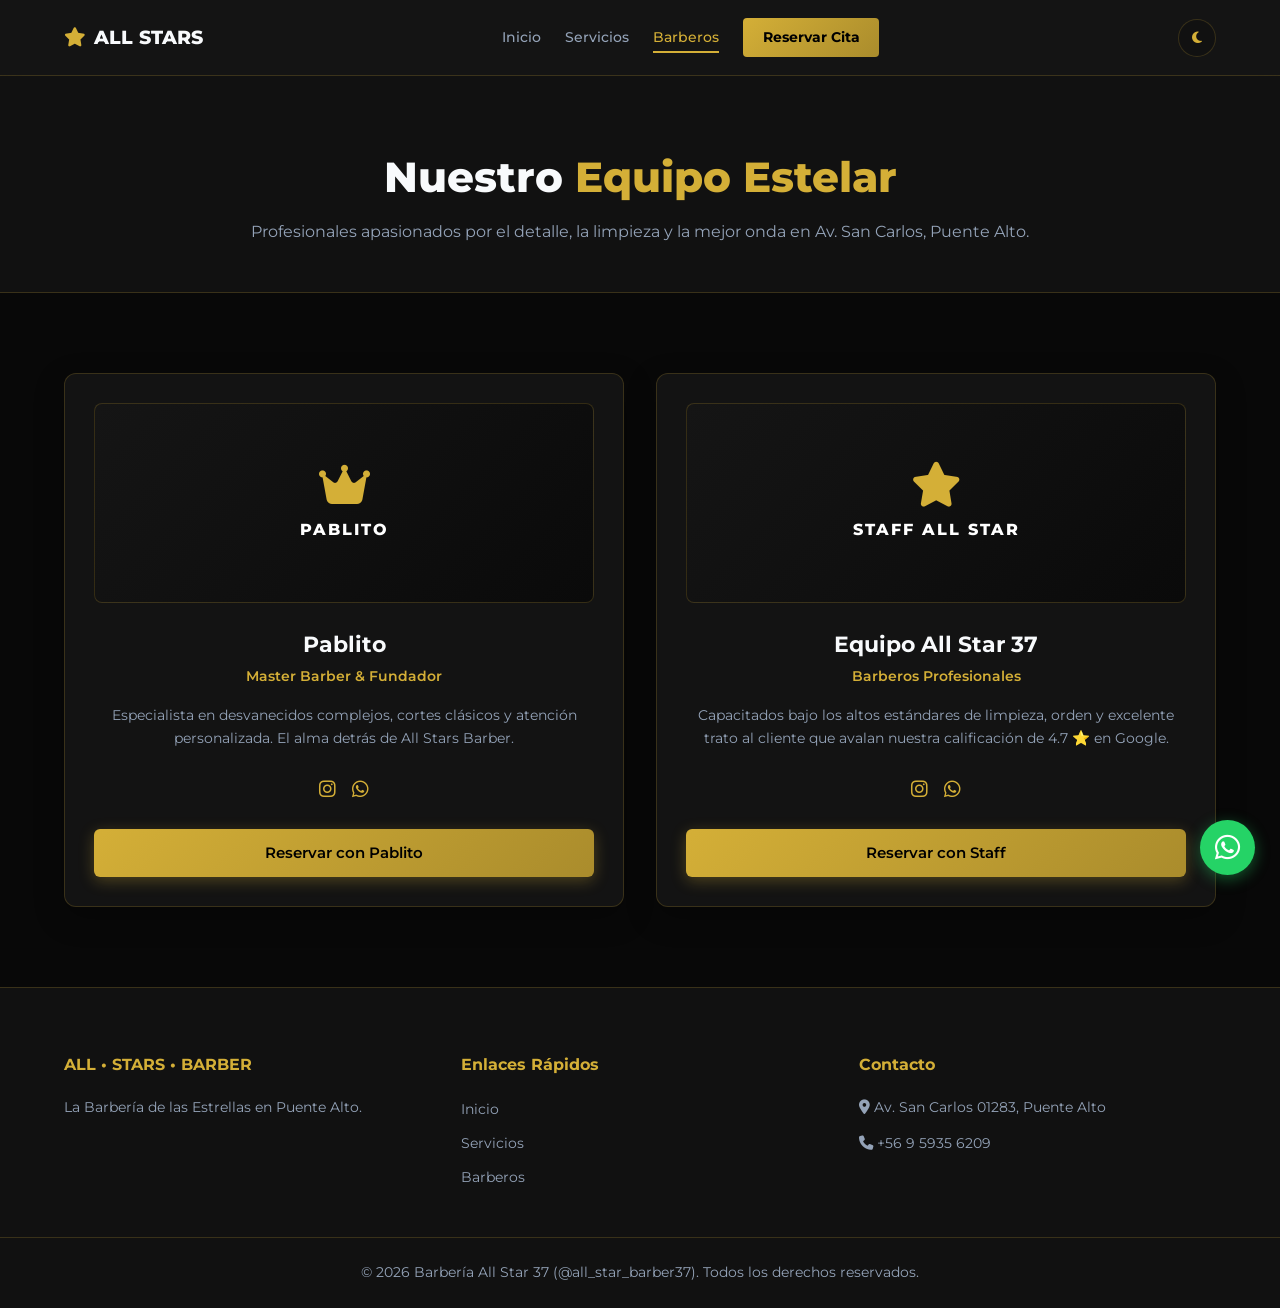
<file: barberos.html>
<!DOCTYPE html>
<html lang="es" class="dark">
<head>
    <meta charset="UTF-8">
    <meta name="viewport" content="width=device-width, initial-scale=1.0">
    <title>Barberos | All Stars Barber</title>
    <link href="https://fonts.googleapis.com/css2?family=Montserrat:wght@300;400;500;600;700;800;900&display=swap" rel="stylesheet">
    <link rel="stylesheet" href="https://cdnjs.cloudflare.com/ajax/libs/font-awesome/6.4.0/css/all.min.css">
    <link rel="stylesheet" href="style.css">
</head>
<body>

    <!-- Navegación Principal -->
    <header class="navbar">
        <div class="nav-container">
            <a href="index.html" class="logo">
                <i class="fa-solid fa-star"></i> <span>ALL STARS</span>
            </a>
            <nav class="nav-menu">
                <a href="index.html">Inicio</a>
                <a href="servicios.html">Servicios</a>
                <a href="barberos.html" class="active">Barberos</a>
                <a href="index.html#reserva-section" class="btn-nav-reserva ripple">Reservar Cita</a>
            </nav>
            <div class="nav-actions">
                <button id="theme-toggle" aria-label="Cambiar tema"><i class="fa-solid fa-moon"></i></button>
                <button class="hamburger" id="hamburger" aria-label="Menú"><i class="fa-solid fa-bars"></i></button>
            </div>
        </div>
    </header>

    <!-- Menú Móvil -->
    <div class="mobile-menu" id="mobileMenu">
        <a href="index.html">Inicio</a>
        <a href="servicios.html">Servicios</a>
        <a href="barberos.html">Barberos</a>
        <a href="index.html#reserva-section">Reservar Cita</a>
    </div>

    <!-- Header de Página -->
    <section class="page-header">
        <div class="container fade-in">
            <h1>Nuestro <span class="gold-text">Equipo Estelar</span></h1>
            <p>Profesionales apasionados por el detalle, la limpieza y la mejor onda en Av. San Carlos, Puente Alto.</p>
        </div>
    </section>

    <!-- Sección Barberos -->
    <section class="barbers-section">
        <div class="container">
            <div class="barbers-grid">
                <!-- Barbero Pablito -->
                <div class="barber-card glass-card tilt-card fade-in">
                    <div class="barber-img-placeholder">
                        <i class="fa-solid fa-crown gold-icon"></i>
                        <span>PABLITO</span>
                    </div>
                    <div class="barber-info">
                        <h3>Pablito</h3>
                        <span class="role">Master Barber & Fundador</span>
                        <p>Especialista en desvanecidos complejos, cortes clásicos y atención personalizada. El alma detrás de All Stars Barber.</p>
                        <div class="barber-social">
                            <a href="https://instagram.com/all_star_barber37" target="_blank" rel="noopener noreferrer"><i class="fa-brands fa-instagram"></i></a>
                            <a href="https://wa.me/56959356209?text=Hola%20Pablito,%20quiero%20reservar%20contigo" target="_blank" rel="noopener noreferrer"><i class="fa-brands fa-whatsapp"></i></a>
                        </div>
                        <a href="index.html#reserva-section" class="btn btn-gold ripple" style="margin-top: 1.5rem; display: block; text-align: center;">Reservar con Pablito</a>
                    </div>
                </div>

                <!-- Equipo de Apoyo -->
                <div class="barber-card glass-card tilt-card fade-in">
                    <div class="barber-img-placeholder">
                        <i class="fa-solid fa-star gold-icon"></i>
                        <span>STAFF ALL STAR</span>
                    </div>
                    <div class="barber-info">
                        <h3>Equipo All Star 37</h3>
                        <span class="role">Barberos Profesionales</span>
                        <p>Capacitados bajo los altos estándares de limpieza, orden y excelente trato al cliente que avalan nuestra calificación de 4.7 ⭐ en Google.</p>
                        <div class="barber-social">
                            <a href="https://instagram.com/all_star_barber37" target="_blank" rel="noopener noreferrer"><i class="fa-brands fa-instagram"></i></a>
                            <a href="https://wa.me/56959356209" target="_blank" rel="noopener noreferrer"><i class="fa-brands fa-whatsapp"></i></a>
                        </div>
                        <a href="index.html#reserva-section" class="btn btn-gold ripple" style="margin-top: 1.5rem; display: block; text-align: center;">Reservar con Staff</a>
                    </div>
                </div>
            </div>
        </div>
    </section>

    <!-- Botón Flotante WhatsApp -->
    <a href="https://wa.me/56959356209?text=Hola%20Pablito,%20quiero%20consultar%20por%20los%20barberos" class="whatsapp-float ripple" target="_blank" rel="noopener noreferrer" aria-label="Chat de WhatsApp">
        <i class="fa-brands fa-whatsapp"></i>
    </a>

    <!-- Footer -->
    <footer>
        <div class="container footer-content">
            <div class="footer-col">
                <h3>ALL • STARS • BARBER</h3>
                <p>La Barbería de las Estrellas en Puente Alto.</p>
            </div>
            <div class="footer-col">
                <h4>Enlaces Rápidos</h4>
                <ul>
                    <li><a href="index.html">Inicio</a></li>
                    <li><a href="servicios.html">Servicios</a></li>
                    <li><a href="barberos.html">Barberos</a></li>
                </ul>
            </div>
            <div class="footer-col">
                <h4>Contacto</h4>
                <p><i class="fa-solid fa-location-dot"></i> Av. San Carlos 01283, Puente Alto</p>
                <p><i class="fa-solid fa-phone"></i> +56 9 5935 6209</p>
            </div>
        </div>
        <div class="footer-bottom">
            <p>&copy; 2026 Barbería All Star 37 (@all_star_barber37). Todos los derechos reservados.</p>
        </div>
    </footer>

    <script src="script.js"></script>
</body>
</html>
</file>
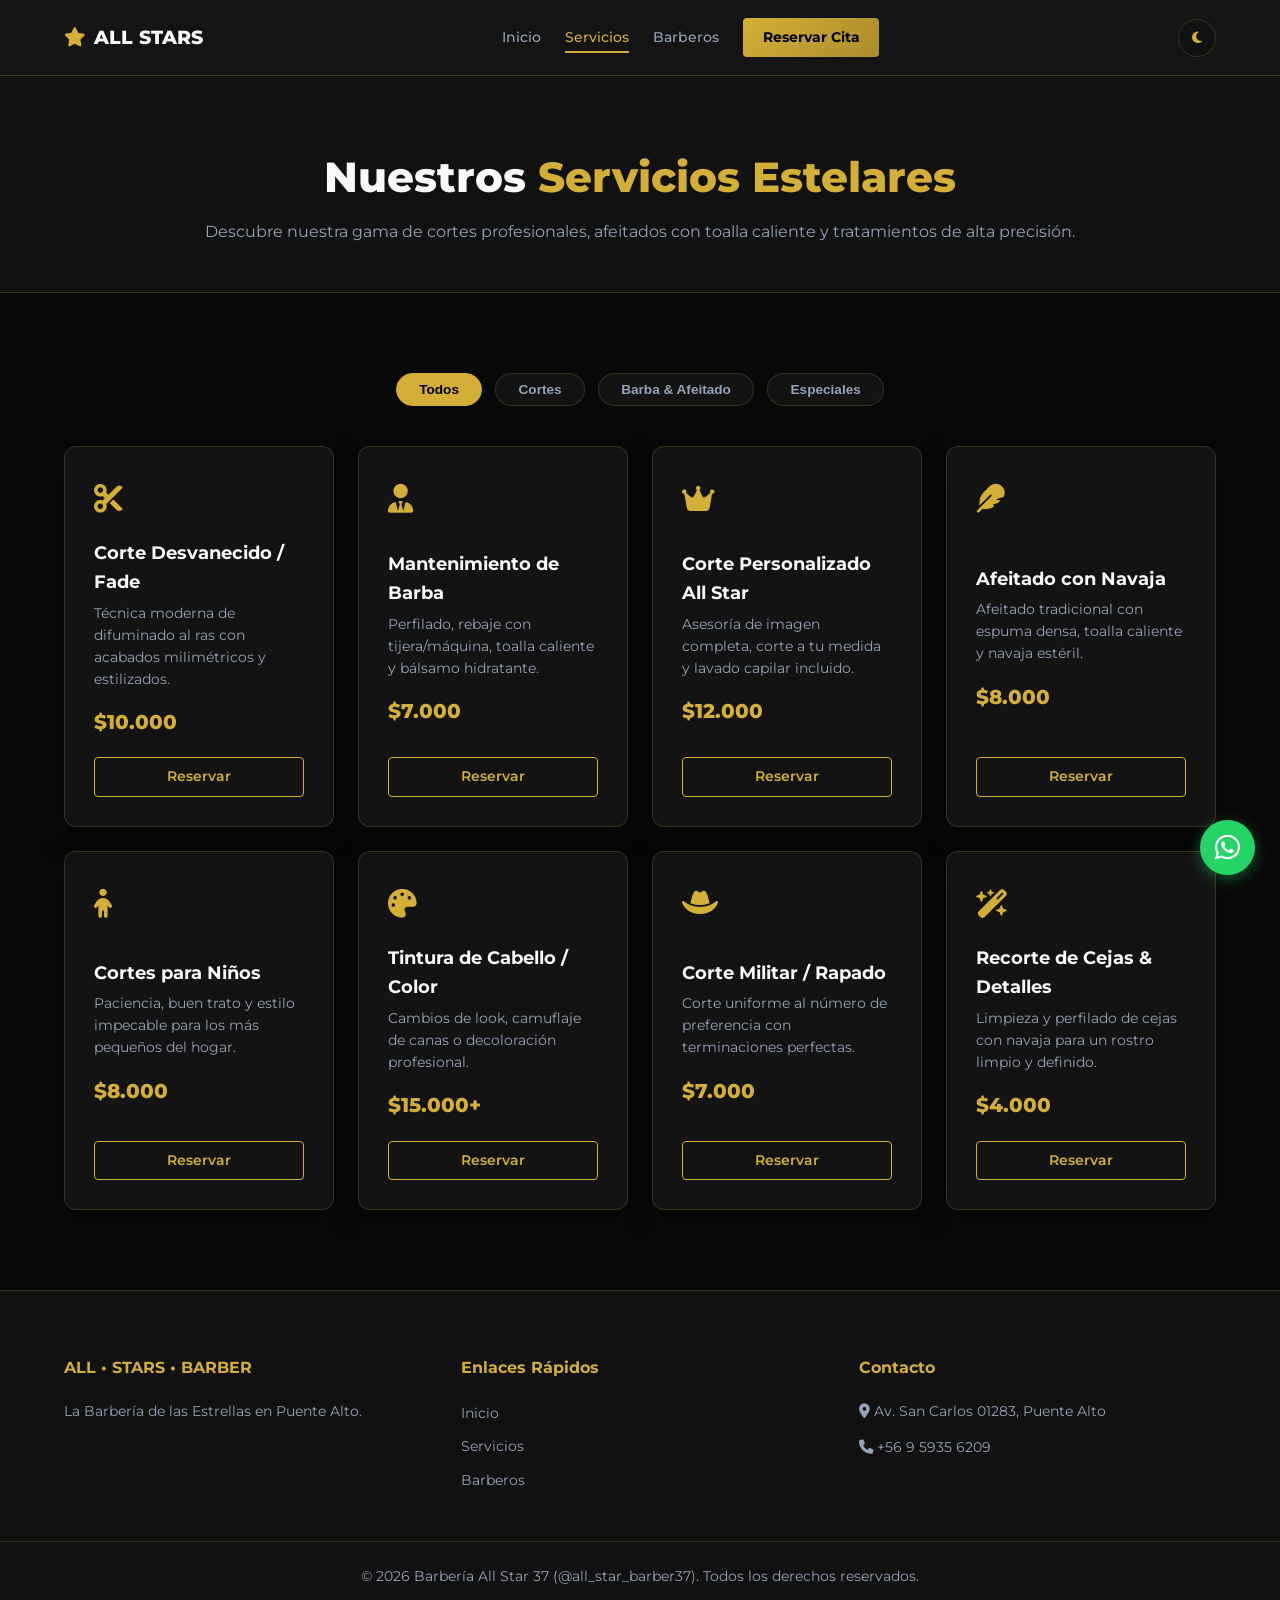
<file: servicios.html>
<!DOCTYPE html>
<html lang="es" class="dark">
<head>
    <meta charset="UTF-8">
    <meta name="viewport" content="width=device-width, initial-scale=1.0">
    <title>Servicios | All Stars Barber</title>
    <link href="https://fonts.googleapis.com/css2?family=Montserrat:wght@300;400;500;600;700;800;900&display=swap" rel="stylesheet">
    <link rel="stylesheet" href="https://cdnjs.cloudflare.com/ajax/libs/font-awesome/6.4.0/css/all.min.css">
    <link rel="stylesheet" href="style.css">
</head>
<body>

    <!-- Navegación Principal -->
    <header class="navbar">
        <div class="nav-container">
            <a href="index.html" class="logo">
                <i class="fa-solid fa-star"></i> <span>ALL STARS</span>
            </a>
            <nav class="nav-menu">
                <a href="index.html">Inicio</a>
                <a href="servicios.html" class="active">Servicios</a>
                <a href="barberos.html">Barberos</a>
                <a href="index.html#reserva-section" class="btn-nav-reserva ripple">Reservar Cita</a>
            </nav>
            <div class="nav-actions">
                <button id="theme-toggle" aria-label="Cambiar tema"><i class="fa-solid fa-moon"></i></button>
                <button class="hamburger" id="hamburger" aria-label="Menú"><i class="fa-solid fa-bars"></i></button>
            </div>
        </div>
    </header>

    <!-- Menú Móvil -->
    <div class="mobile-menu" id="mobileMenu">
        <a href="index.html">Inicio</a>
        <a href="servicios.html">Servicios</a>
        <a href="barberos.html">Barberos</a>
        <a href="index.html#reserva-section">Reservar Cita</a>
    </div>

    <!-- Header de Página -->
    <section class="page-header">
        <div class="container fade-in">
            <h1>Nuestros <span class="gold-text">Servicios Estelares</span></h1>
            <p>Descubre nuestra gama de cortes profesionales, afeitados con toalla caliente y tratamientos de alta precisión.</p>
        </div>
    </section>

    <!-- Filtro Interactivo y Grid -->
    <section class="services-section">
        <div class="container">
            <div class="filter-buttons fade-in">
                <button class="filter-btn active ripple" data-filter="all">Todos</button>
                <button class="filter-btn ripple" data-filter="corte">Cortes</button>
                <button class="filter-btn ripple" data-filter="barba">Barba & Afeitado</button>
                <button class="filter-btn ripple" data-filter="especial">Especiales</button>
            </div>

            <div class="services-grid" id="servicesGrid">
                <!-- Servicio 1 -->
                <div class="service-card glass-card tilt-card fade-in" data-category="corte">
                    <div class="service-icon"><i class="fa-solid fa-scissors"></i></div>
                    <div class="service-info">
                        <h3>Corte Desvanecido / Fade</h3>
                        <p>Técnica moderna de difuminado al ras con acabados milimétricos y estilizados.</p>
                        <span class="price">$10.000</span>
                    </div>
                    <a href="index.html#reserva-section" class="btn btn-outline-gold ripple">Reservar</a>
                </div>

                <!-- Servicio 2 -->
                <div class="service-card glass-card tilt-card fade-in" data-category="barba">
                    <div class="service-icon"><i class="fa-solid fa-user-tie"></i></div>
                    <div class="service-info">
                        <h3>Mantenimiento de Barba</h3>
                        <p>Perfilado, rebaje con tijera/máquina, toalla caliente y bálsamo hidratante.</p>
                        <span class="price">$7.000</span>
                    </div>
                    <a href="index.html#reserva-section" class="btn btn-outline-gold ripple">Reservar</a>
                </div>

                <!-- Servicio 3 -->
                <div class="service-card glass-card tilt-card fade-in" data-category="corte">
                    <div class="service-icon"><i class="fa-solid fa-crown"></i></div>
                    <div class="service-info">
                        <h3>Corte Personalizado All Star</h3>
                        <p>Asesoría de imagen completa, corte a tu medida y lavado capilar incluido.</p>
                        <span class="price">$12.000</span>
                    </div>
                    <a href="index.html#reserva-section" class="btn btn-outline-gold ripple">Reservar</a>
                </div>

                <!-- Servicio 4 -->
                <div class="service-card glass-card tilt-card fade-in" data-category="barba">
                    <div class="service-icon"><i class="fa-solid fa-feather"></i></div>
                    <div class="service-info">
                        <h3>Afeitado con Navaja</h3>
                        <p>Afeitado tradicional con espuma densa, toalla caliente y navaja estéril.</p>
                        <span class="price">$8.000</span>
                    </div>
                    <a href="index.html#reserva-section" class="btn btn-outline-gold ripple">Reservar</a>
                </div>

                <!-- Servicio 5 -->
                <div class="service-card glass-card tilt-card fade-in" data-category="corte">
                    <div class="service-icon"><i class="fa-solid fa-child"></i></div>
                    <div class="service-info">
                        <h3>Cortes para Niños</h3>
                        <p>Paciencia, buen trato y estilo impecable para los más pequeños del hogar.</p>
                        <span class="price">$8.000</span>
                    </div>
                    <a href="index.html#reserva-section" class="btn btn-outline-gold ripple">Reservar</a>
                </div>

                <!-- Servicio 6 -->
                <div class="service-card glass-card tilt-card fade-in" data-category="especial">
                    <div class="service-icon"><i class="fa-solid fa-palette"></i></div>
                    <div class="service-info">
                        <h3>Tintura de Cabello / Color</h3>
                        <p>Cambios de look, camuflaje de canas o decoloración profesional.</p>
                        <span class="price">$15.000+</span>
                    </div>
                    <a href="index.html#reserva-section" class="btn btn-outline-gold ripple">Reservar</a>
                </div>

                <!-- Servicio 7 -->
                <div class="service-card glass-card tilt-card fade-in" data-category="corte">
                    <div class="service-icon"><i class="fa-solid fa-hat-cowboy"></i></div>
                    <div class="service-info">
                        <h3>Corte Militar / Rapado</h3>
                        <p>Corte uniforme al número de preferencia con terminaciones perfectas.</p>
                        <span class="price">$7.000</span>
                    </div>
                    <a href="index.html#reserva-section" class="btn btn-outline-gold ripple">Reservar</a>
                </div>

                <!-- Servicio 8 -->
                <div class="service-card glass-card tilt-card fade-in" data-category="especial">
                    <div class="service-icon"><i class="fa-solid fa-wand-magic-sparkles"></i></div>
                    <div class="service-info">
                        <h3>Recorte de Cejas & Detalles</h3>
                        <p>Limpieza y perfilado de cejas con navaja para un rostro limpio y definido.</p>
                        <span class="price">$4.000</span>
                    </div>
                    <a href="index.html#reserva-section" class="btn btn-outline-gold ripple">Reservar</a>
                </div>
            </div>
        </div>
    </section>

    <!-- Botón Flotante WhatsApp -->
    <a href="https://wa.me/56959356209?text=Hola%20Pablito,%20quiero%20consultar%20por%20los%20servicios" class="whatsapp-float ripple" target="_blank" rel="noopener noreferrer" aria-label="Chat de WhatsApp">
        <i class="fa-brands fa-whatsapp"></i>
    </a>

    <!-- Footer -->
    <footer>
        <div class="container footer-content">
            <div class="footer-col">
                <h3>ALL • STARS • BARBER</h3>
                <p>La Barbería de las Estrellas en Puente Alto.</p>
            </div>
            <div class="footer-col">
                <h4>Enlaces Rápidos</h4>
                <ul>
                    <li><a href="index.html">Inicio</a></li>
                    <li><a href="servicios.html">Servicios</a></li>
                    <li><a href="barberos.html">Barberos</a></li>
                </ul>
            </div>
            <div class="footer-col">
                <h4>Contacto</h4>
                <p><i class="fa-solid fa-location-dot"></i> Av. San Carlos 01283, Puente Alto</p>
                <p><i class="fa-solid fa-phone"></i> +56 9 5935 6209</p>
            </div>
        </div>
        <div class="footer-bottom">
            <p>&copy; 2026 Barbería All Star 37 (@all_star_barber37). Todos los derechos reservados.</p>
        </div>
    </footer>

    <script src="script.js"></script>
</body>
</html>
</file>
<file: style.css>
/* ==========================================
   VARIABLES Y CONFIGURACIÓN GLOBAL
   ================================---------- */
:root {
    --bg-primary: #080808;
    --bg-secondary: #111111;
    --bg-card: rgba(22, 22, 22, 0.85);
    --text-primary: #f8fafc;
    --text-secondary: #94a3b8;
    --gold: #d4af37;
    --gold-light: #fbe86c;
    --gold-dark: #aa8c2c;
    --border-color: rgba(212, 175, 55, 0.2);
    --border-glow: rgba(212, 175, 55, 0.5);
    --transition: all 0.3s cubic-bezier(0.25, 1, 0.5, 1);
}

html.light {
    --bg-primary: #f4f6f9;
    --bg-secondary: #ffffff;
    --bg-card: rgba(255, 255, 255, 0.9);
    --text-primary: #0f172a;
    --text-secondary: #475569;
    --gold: #b89728;
    --gold-light: #d4af37;
    --gold-dark: #8c711d;
    --border-color: rgba(184, 151, 40, 0.25);
    --border-glow: rgba(184, 151, 40, 0.5);
}

* {
    margin: 0;
    padding: 0;
    box-sizing: border-box;
}

body {
    font-family: 'Montserrat', sans-serif;
    background-color: var(--bg-primary);
    color: var(--text-primary);
    line-height: 1.6;
    overflow-x: hidden;
    transition: background-color 0.4s ease, color 0.4s ease;
}

a {
    text-decoration: none;
    color: inherit;
}

ul {
    list-style: none;
}

.container {
    max-width: 1200px;
    margin: 0 auto;
    padding: 0 1.5rem;
}

.gold-text {
    color: var(--gold);
}

/* ==========================================
   LOADER INICIAL
   ================================---------- */
#loader {
    position: fixed;
    top: 0;
    left: 0;
    width: 100%;
    height: 100%;
    background: #050505;
    display: flex;
    justify-content: center;
    align-items: center;
    z-index: 9999;
    transition: opacity 0.4s ease, visibility 0.4s ease;
}

#loader.fade-out {
    opacity: 0;
    visibility: hidden;
}

.loader-content {
    text-align: center;
    padding: 0 1rem;
}

.loader-star-glow {
    font-size: 3rem;
    color: var(--gold);
    animation: pulseGlow 1.5s infinite alternate ease-in-out;
    margin-bottom: 1rem;
    display: inline-block;
}

.loader-content h2 {
    color: #fff;
    font-size: 1.4rem;
    letter-spacing: 2px;
    font-weight: 800;
}

.loader-content p {
    color: var(--text-secondary);
    font-size: 0.85rem;
    margin-top: 0.4rem;
}

@keyframes pulseGlow {
    0% { transform: scale(0.95); opacity: 0.7; }
    100% { transform: scale(1.05); opacity: 1; }
}

/* ==========================================
   NAVEGACIÓN (GLASSMORPHISM ARTESANAL)
   ================================---------- */
.navbar {
    position: fixed;
    top: 0;
    left: 0;
    width: 100%;
    background: var(--bg-card);
    backdrop-filter: blur(12px);
    -webkit-backdrop-filter: blur(12px);
    border-bottom: 1px solid var(--border-color);
    z-index: 1000;
    transition: var(--transition);
}

.nav-container {
    display: flex;
    justify-content: space-between;
    align-items: center;
    height: 75px;
    max-width: 1200px;
    margin: 0 auto;
    padding: 0 1.5rem;
}

.logo {
    font-weight: 800;
    font-size: 1.2rem;
    display: flex;
    align-items: center;
    gap: 0.5rem;
    color: var(--text-primary);
}

.logo i {
    color: var(--gold);
}

.nav-menu {
    display: flex;
    align-items: center;
    gap: 1.5rem;
}

.nav-menu a {
    font-weight: 500;
    font-size: 0.9rem;
    color: var(--text-secondary);
    transition: var(--transition);
    position: relative;
}

.nav-menu a::after {
    content: '';
    position: absolute;
    width: 0;
    height: 2px;
    bottom: -4px;
    left: 0;
    background-color: var(--gold);
    transition: width 0.25s ease;
}

.nav-menu a:hover::after, .nav-menu a.active::after {
    width: 100%;
}

.nav-menu a:hover, .nav-menu a.active {
    color: var(--gold);
}

.btn-nav-reserva {
    background: linear-gradient(135deg, var(--gold), var(--gold-dark));
    color: #000 !important;
    padding: 0.5rem 1.2rem;
    border-radius: 4px;
    font-weight: 700 !important;
}

.btn-nav-reserva::after {
    display: none !important;
}

.nav-actions {
    display: flex;
    align-items: center;
    gap: 0.8rem;
}

#theme-toggle {
    background: var(--bg-secondary);
    border: 1px solid var(--border-color);
    color: var(--gold);
    width: 38px;
    height: 38px;
    border-radius: 50%;
    cursor: pointer;
    display: flex;
    justify-content: center;
    align-items: center;
    transition: var(--transition);
}

#theme-toggle:hover {
    background: var(--gold);
    color: #000;
}

.hamburger {
    display: none;
    background: transparent;
    border: none;
    color: var(--text-primary);
    font-size: 1.3rem;
    cursor: pointer;
}

.mobile-menu {
    position: fixed;
    top: 75px;
    left: -100%;
    width: 100%;
    height: calc(100vh - 75px);
    background: var(--bg-secondary);
    border-bottom: 1px solid var(--border-color);
    display: flex;
    flex-direction: column;
    padding: 2rem 1.5rem;
    gap: 1.2rem;
    transition: 0.35s ease;
    z-index: 999;
    overflow-y: auto;
}

.mobile-menu.active {
    left: 0;
}

.mobile-menu a {
    font-size: 1.1rem;
    font-weight: 600;
    color: var(--text-primary);
    padding: 0.5rem 0;
    border-bottom: 1px solid var(--border-color);
}

/* ==========================================
   HERO SECTION
   ================================---------- */
.hero {
    position: relative;
    min-height: 100vh;
    display: flex;
    align-items: center;
    justify-content: center;
    text-align: center;
    background: linear-gradient(rgba(0,0,0,0.7), rgba(0,0,0,0.85)), url('https://images.unsplash.com/photo-1503951914875-452162b0f3f1?auto=format&fit=crop&w=1920&q=80') no-repeat center center/cover;
    padding: 100px 1.5rem 4rem;
}

.hero-overlay {
    position: absolute;
    top: 0; left: 0; width: 100%; height: 100%;
    background: radial-gradient(circle, transparent 20%, rgba(0,0,0,0.8) 90%);
}

.hero-content {
    max-width: 800px;
    z-index: 2;
}

.badge-star {
    display: inline-block;
    background: rgba(212, 175, 55, 0.1);
    border: 1px solid var(--border-color);
    color: var(--gold);
    padding: 0.5rem 1rem;
    border-radius: 30px;
    font-size: 0.85rem;
    font-weight: 600;
    margin-bottom: 1.2rem;
}

.hero h1 {
    font-size: clamp(2rem, 5vw, 3.2rem);
    font-weight: 900;
    color: #fff;
    margin-bottom: 1rem;
    line-height: 1.15;
    letter-spacing: -0.5px;
}

.hero p {
    font-size: clamp(0.95rem, 2vw, 1.1rem);
    color: var(--text-secondary);
    margin-bottom: 2rem;
}

.hero-btns {
    display: flex;
    gap: 1rem;
    justify-content: center;
    flex-wrap: wrap;
}

/* ==========================================
   BOTONES & RIPPLE EFFECT
   ================================---------- */
.btn {
    position: relative;
    overflow: hidden;
    display: inline-flex;
    align-items: center;
    justify-content: center;
    gap: 0.5rem;
    padding: 0.75rem 1.6rem;
    border-radius: 6px;
    font-weight: 600;
    cursor: pointer;
    transition: var(--transition);
    border: none;
    font-size: 0.95rem;
}

.btn-gold {
    background: linear-gradient(135deg, var(--gold), var(--gold-dark));
    color: #000;
    box-shadow: 0 4px 15px rgba(212, 175, 55, 0.3);
}

.btn-gold:hover {
    transform: translateY(-2px);
    box-shadow: 0 6px 20px rgba(212, 175, 55, 0.45);
}

.btn-outline {
    background: var(--bg-card);
    border: 1px solid var(--border-color);
    color: var(--text-primary);
}

.btn-outline:hover {
    border-color: var(--gold);
    color: var(--gold);
    transform: translateY(-2px);
}

.btn-outline-gold {
    background: transparent;
    border: 1px solid var(--gold);
    color: var(--gold);
    padding: 0.5rem 1rem;
    border-radius: 4px;
    font-size: 0.85rem;
    font-weight: 600;
    transition: var(--transition);
}

.btn-outline-gold:hover {
    background: var(--gold);
    color: #000;
}

.ripple {
    position: relative;
    overflow: hidden;
}

.ripple-effect {
    position: absolute;
    border-radius: 50%;
    background: rgba(255, 255, 255, 0.4);
    transform: scale(0);
    animation: rippleAnim 0.5s linear;
    pointer-events: none;
}

@keyframes rippleAnim {
    to { transform: scale(3.5); opacity: 0; }
}

/* ==========================================
   WIDGET INFINITO DE RESEÑAS
   ================================---------- */
.reviews-ticker {
    background: var(--bg-secondary);
    padding: 1.5rem 0;
    border-top: 1px solid var(--border-color);
    border-bottom: 1px solid var(--border-color);
    overflow: hidden;
}

.ticker-container {
    display: flex;
    width: 100%;
    overflow: hidden;
}

.ticker-track {
    display: flex;
    gap: 1.5rem;
    animation: tickerSlide 30s linear infinite;
    white-space: nowrap;
}

.ticker-track:hover {
    animation-play-state: paused;
}

@keyframes tickerSlide {
    0% { transform: translateX(0); }
    100% { transform: translateX(-50%); }
}

.review-card {
    background: var(--bg-card);
    border: 1px solid var(--border-color);
    padding: 1rem 1.4rem;
    border-radius: 8px;
    min-width: 280px;
    max-width: 340px;
}

.review-card .stars {
    color: #fbbf24;
    font-size: 0.85rem;
    margin-bottom: 0.3rem;
}

.review-card p {
    font-size: 0.85rem;
    font-style: italic;
    color: var(--text-primary);
    margin-bottom: 0.5rem;
    white-space: normal;
}

.review-card span {
    font-size: 0.75rem;
    color: var(--gold);
    font-weight: 600;
}

/* ==========================================
   GALERÍA Y LIGHTBOX
   ================================---------- */
.gallery-section {
    padding: 5rem 0;
    background: var(--bg-primary);
}

.gallery-grid {
    display: grid;
    grid-template-columns: repeat(auto-fit, minmax(240px, 1fr));
    gap: 1.5rem;
    margin-top: 2.5rem;
}

.gallery-item {
    position: relative;
    border-radius: 8px;
    overflow: hidden;
    height: 260px;
    border: 1px solid var(--border-color);
    cursor: pointer;
}

.gallery-item img {
    width: 100%;
    height: 100%;
    object-fit: cover;
    transition: transform 0.4s ease;
}

.gallery-overlay {
    position: absolute;
    top: 0; left: 0; width: 100%; height: 100%;
    background: rgba(0,0,0,0.5);
    display: flex;
    justify-content: center;
    align-items: center;
    opacity: 0;
    transition: opacity 0.25s ease;
}

.gallery-overlay i {
    font-size: 2rem;
    color: var(--gold);
}

.gallery-item:hover img {
    transform: scale(1.05);
}

.gallery-item:hover .gallery-overlay {
    opacity: 1;
}

.lightbox {
    display: none;
    position: fixed;
    z-index: 9999;
    top: 0; left: 0; width: 100%; height: 100%;
    background: rgba(0,0,0,0.9);
    justify-content: center;
    align-items: center;
    padding: 1.5rem;
}

.lightbox img {
    max-width: 95%;
    max-height: 80vh;
    border-radius: 6px;
    border: 1px solid var(--gold);
}

.lightbox-close {
    position: absolute;
    top: 20px; right: 25px;
    color: #fff;
    font-size: 2.5rem;
    cursor: pointer;
}

.lightbox-close:hover {
    color: var(--gold);
}

/* ==========================================
   TARJETAS GLASS & TILT
   ================================---------- */
.glass-card {
    background: var(--bg-card);
    border: 1px solid var(--border-color);
    backdrop-filter: blur(12px);
    -webkit-backdrop-filter: blur(12px);
    border-radius: 12px;
    padding: 1.8rem;
    box-shadow: 0 10px 30px rgba(0,0,0,0.3);
    transition: border-color 0.3s ease, box-shadow 0.3s ease;
}

.glass-card:hover {
    border-color: var(--border-glow);
}

/* ==========================================
   WIDGET DE RESERVA
   ================================---------- */
.reserva-section {
    padding: 5rem 0;
    background: var(--bg-secondary);
}

.section-title {
    text-align: center;
    margin-bottom: 2.5rem;
    padding: 0 1rem;
}

.section-title h2 {
    font-size: clamp(2rem, 4vw, 2.5rem);
    font-weight: 800;
    margin-bottom: 0.5rem;
    letter-spacing: -0.5px;
}

.section-title p {
    color: var(--text-secondary);
    font-size: 0.95rem;
}

.booking-grid {
    display: grid;
    grid-template-columns: 1fr;
    gap: 2rem;
}

@media (min-width: 992px) {
    .booking-grid {
        grid-template-columns: 1.6fr 1fr;
    }
}

.form-step {
    display: none;
}

.form-step.active {
    display: block;
    animation: fadeInStep 0.35s ease forwards;
}

@keyframes fadeInStep {
    from { opacity: 0; transform: translateY(10px); }
    to { opacity: 1; transform: translateY(0); }
}

.form-step h3 {
    font-size: 1.2rem;
    margin-bottom: 1.4rem;
    color: var(--gold);
    font-weight: 700;
}

.select-grid {
    display: grid;
    grid-template-columns: repeat(auto-fit, minmax(200px, 1fr));
    gap: 1rem;
    margin-bottom: 2rem;
}

.select-option input {
    display: none;
}

.option-box {
    border: 1px solid var(--border-color);
    border-radius: 8px;
    padding: 1.2rem 1rem;
    text-align: center;
    cursor: pointer;
    transition: var(--transition);
    background: var(--bg-primary);
    display: flex;
    flex-direction: column;
    align-items: center;
    gap: 0.5rem;
}

.option-box i {
    font-size: 1.5rem;
    color: var(--gold);
}

.option-box span {
    font-weight: 600;
    font-size: 0.9rem;
}

.opt-price {
    font-size: 0.8rem !important;
    color: var(--gold);
    font-weight: 500 !important;
}

.select-option input:checked + .option-box {
    border-color: var(--gold);
    background: rgba(212, 175, 55, 0.08);
    box-shadow: 0 0 12px rgba(212, 175, 55, 0.2);
}

.input-group {
    margin-bottom: 1.4rem;
}

.input-group label {
    display: block;
    font-weight: 600;
    margin-bottom: 0.4rem;
    font-size: 0.9rem;
    color: var(--text-primary);
}

.input-group label i {
    color: var(--gold);
    margin-right: 0.3rem;
}

.input-group input, .input-group select {
    width: 100%;
    padding: 0.8rem 1rem;
    background: var(--bg-primary);
    border: 1px solid var(--border-color);
    color: var(--text-primary);
    border-radius: 6px;
    font-family: inherit;
    font-size: 0.95rem;
    transition: var(--transition);
}

.input-group input:focus, .input-group select:focus {
    outline: none;
    border-color: var(--gold);
}

.step-buttons {
    display: flex;
    justify-content: space-between;
    gap: 1rem;
}

.booking-info h3 {
    font-size: 1.15rem;
    margin-bottom: 1rem;
}

.booking-info p {
    font-size: 0.9rem;
    color: var(--text-secondary);
    margin-bottom: 0.8rem;
}

.map-container {
    margin-top: 1.5rem;
    border-radius: 6px;
    overflow: hidden;
    border: 1px solid var(--border-color);
}

/* ==========================================
   PÁGINAS INTERNAS & COMPONENTES
   ================================---------- */
.page-header {
    padding: 9rem 1.5rem 3rem;
    text-align: center;
    background: var(--bg-secondary);
    border-bottom: 1px solid var(--border-color);
}

.page-header h1 {
    font-size: clamp(2rem, 4vw, 2.6rem);
    font-weight: 800;
    margin-bottom: 0.5rem;
}

.page-header p {
    color: var(--text-secondary);
    font-size: 1rem;
}

.services-section, .barbers-section {
    padding: 5rem 0;
}

.filter-buttons {
    display: flex;
    justify-content: center;
    gap: 0.8rem;
    margin-bottom: 2.5rem;
    flex-wrap: wrap;
    padding: 0 1rem;
}

.filter-btn {
    background: var(--bg-card);
    border: 1px solid var(--border-color);
    color: var(--text-secondary);
    padding: 0.5rem 1.4rem;
    border-radius: 20px;
    cursor: pointer;
    font-weight: 600;
    font-size: 0.85rem;
    transition: var(--transition);
}

.filter-btn.active, .filter-btn:hover {
    background: var(--gold);
    color: #000;
    border-color: var(--gold);
}

.services-grid {
    display: grid;
    grid-template-columns: repeat(auto-fit, minmax(260px, 1fr));
    gap: 1.5rem;
}

.service-card {
    display: flex;
    flex-direction: column;
    justify-content: space-between;
}

.service-icon {
    font-size: 1.8rem;
    color: var(--gold);
    margin-bottom: 1rem;
}

.service-info h3 {
    font-size: 1.15rem;
    margin-bottom: 0.4rem;
    font-weight: 700;
}

.service-info p {
    font-size: 0.85rem;
    color: var(--text-secondary);
    margin-bottom: 1rem;
}

.service-info .price {
    display: block;
    font-size: 1.25rem;
    font-weight: 800;
    color: var(--gold);
    margin-bottom: 1.2rem;
}

.barbers-grid {
    display: grid;
    grid-template-columns: repeat(auto-fit, minmax(280px, 1fr));
    gap: 2rem;
}

.barber-card {
    text-align: center;
}

.barber-img-placeholder {
    height: 200px;
    background: linear-gradient(135deg, #151515, #0a0a0a);
    border-radius: 8px;
    display: flex;
    flex-direction: column;
    justify-content: center;
    align-items: center;
    margin-bottom: 1.5rem;
    border: 1px solid var(--border-color);
}

.barber-img-placeholder .gold-icon {
    font-size: 2.8rem;
    color: var(--gold);
    margin-bottom: 0.6rem;
}

.barber-img-placeholder span {
    font-weight: 800;
    letter-spacing: 2px;
    color: #fff;
    font-size: 1rem;
}

.barber-info h3 {
    font-size: 1.4rem;
    margin-bottom: 0.2rem;
    font-weight: 700;
}

.barber-info .role {
    color: var(--gold);
    font-size: 0.85rem;
    font-weight: 600;
    display: block;
    margin-bottom: 1rem;
}

.barber-info p {
    font-size: 0.9rem;
    color: var(--text-secondary);
    margin-bottom: 1.5rem;
}

.barber-social {
    display: flex;
    justify-content: center;
    gap: 1rem;
    font-size: 1.2rem;
}

.barber-social a {
    color: var(--gold);
    transition: var(--transition);
}

.barber-social a:hover {
    transform: scale(1.15);
}

/* ==========================================
   BOTÓN FLOTANTE WHATSAPP (SEGURO EN MÓVIL)
   ================================---------- */
.whatsapp-float {
    position: fixed;
    bottom: 25px;
    right: 25px;
    background: #25d366;
    color: #fff;
    width: 55px;
    height: 55px;
    border-radius: 50%;
    display: flex;
    justify-content: center;
    align-items: center;
    font-size: 1.8rem;
    box-shadow: 0 4px 15px rgba(37, 211, 102, 0.4);
    z-index: 998;
    transition: var(--transition);
    animation: whatsappPulse 2s infinite;
}

.whatsapp-float:hover {
    transform: scale(1.08);
}

@keyframes whatsappPulse {
    0% { box-shadow: 0 0 0 0 rgba(37, 211, 102, 0.6); }
    70% { box-shadow: 0 0 0 12px rgba(37, 211, 102, 0); }
    100% { box-shadow: 0 0 0 0 rgba(37, 211, 102, 0); }
}

/* ==========================================
   FOOTER
   ================================---------- */
footer {
    background: var(--bg-secondary);
    border-top: 1px solid var(--border-color);
    padding: 4rem 0 1.5rem;
}

.footer-content {
    display: grid;
    grid-template-columns: repeat(auto-fit, minmax(220px, 1fr));
    gap: 2.5rem;
    margin-bottom: 2.5rem;
}

.footer-col h3, .footer-col h4 {
    margin-bottom: 1.2rem;
    color: var(--gold);
    font-weight: 700;
    font-size: 1rem;
}

.footer-col p {
    color: var(--text-secondary);
    font-size: 0.9rem;
    margin-bottom: 0.8rem;
}

.footer-col ul li {
    margin-bottom: 0.5rem;
}

.footer-col ul li a {
    color: var(--text-secondary);
    font-size: 0.9rem;
    transition: var(--transition);
}

.footer-col ul li a:hover {
    color: var(--gold);
}

.social-icons {
    display: flex;
    gap: 1rem;
    margin-top: 1rem;
}

.social-icons a {
    background: var(--bg-primary);
    border: 1px solid var(--border-color);
    width: 36px;
    height: 36px;
    border-radius: 50%;
    display: flex;
    justify-content: center;
    align-items: center;
    color: var(--gold);
    transition: var(--transition);
}

.social-icons a:hover {
    background: var(--gold);
    color: #000;
}

.footer-bottom {
    text-align: center;
    border-top: 1px solid var(--border-color);
    padding-top: 1.5rem;
    color: var(--text-secondary);
    font-size: 0.85rem;
}

/* ==========================================
   ANIMACIONES & RESPONSIVE EXTRA
   ================================---------- */
.fade-in {
    opacity: 0;
    transform: translateY(20px);
    transition: opacity 0.6s ease, transform 0.6s ease;
}

.fade-in.visible {
    opacity: 1;
    transform: translateY(0);
}

@media (max-width: 768px) {
    .nav-menu {
        display: none;
    }
    .hamburger {
        display: block;
    }
    .container {
        padding: 0 1rem;
    }
    .hero {
        padding-top: 90px;
    }
}
</file>
